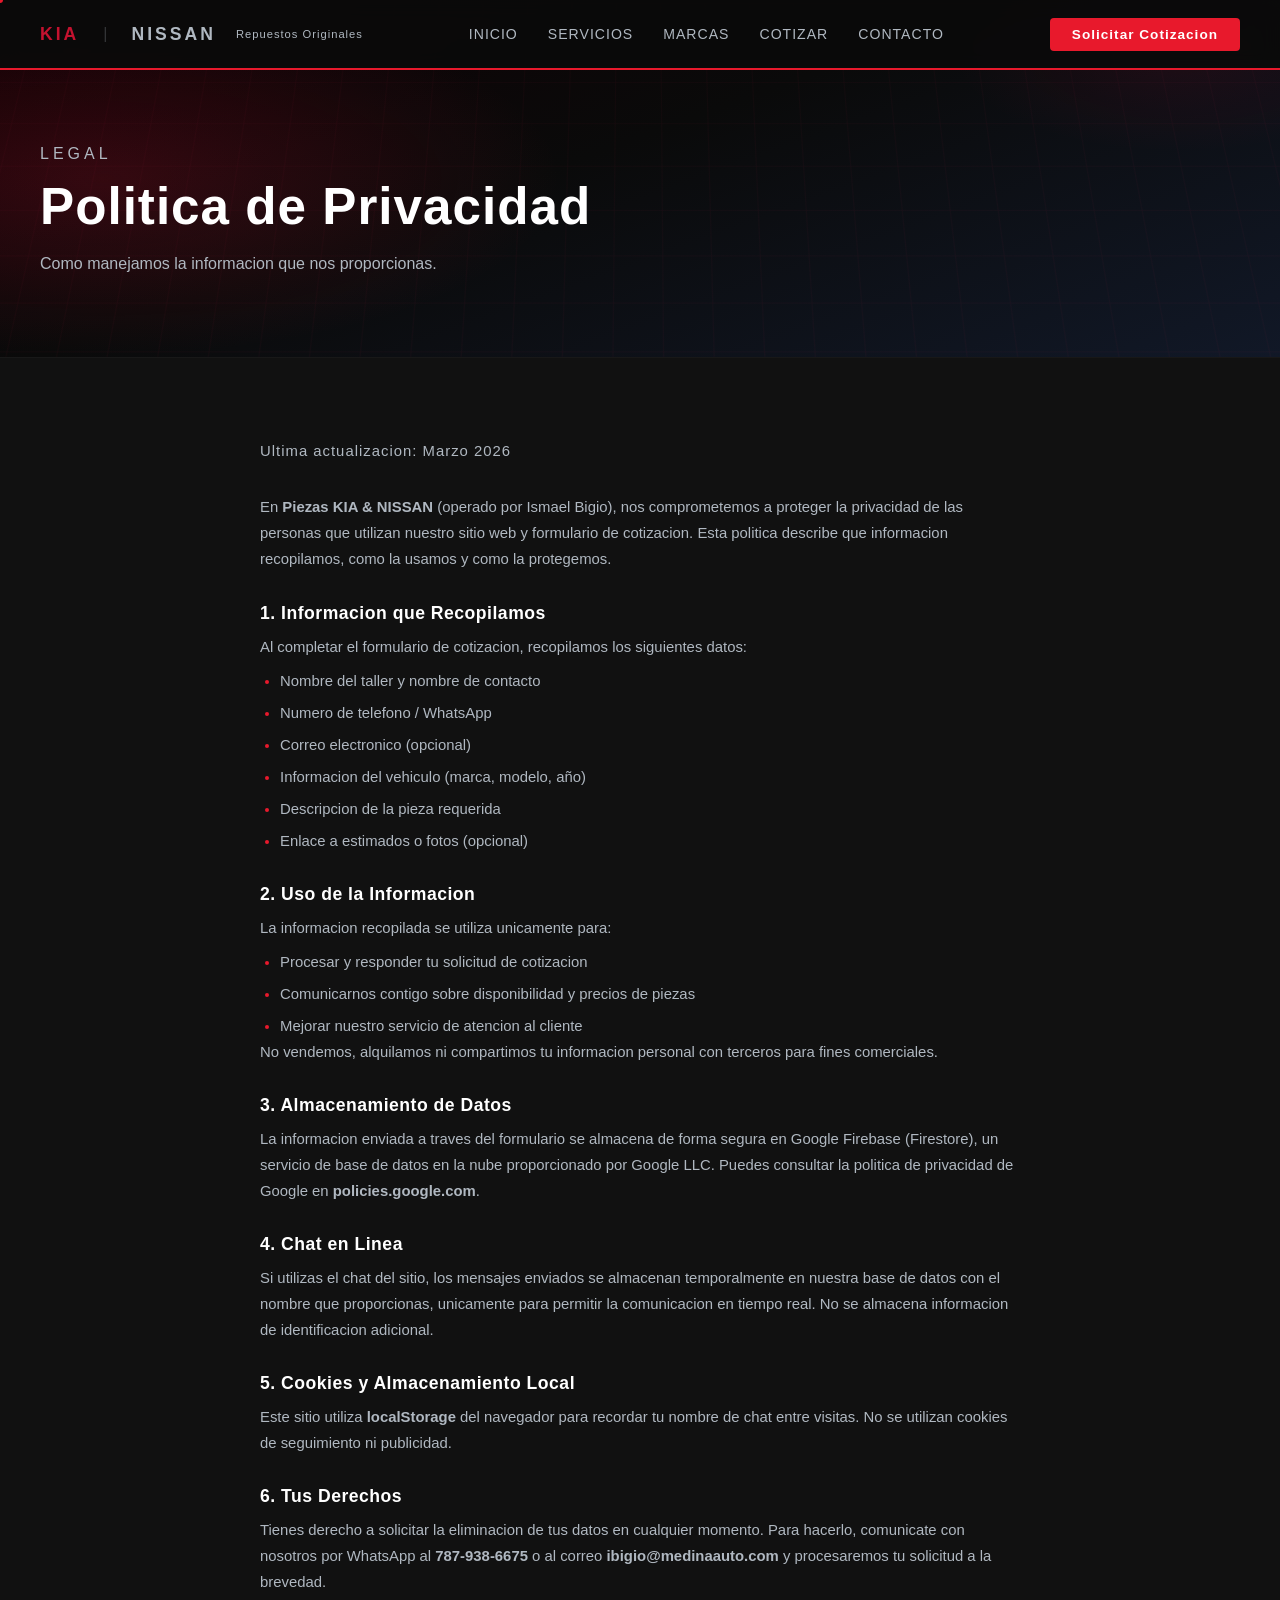
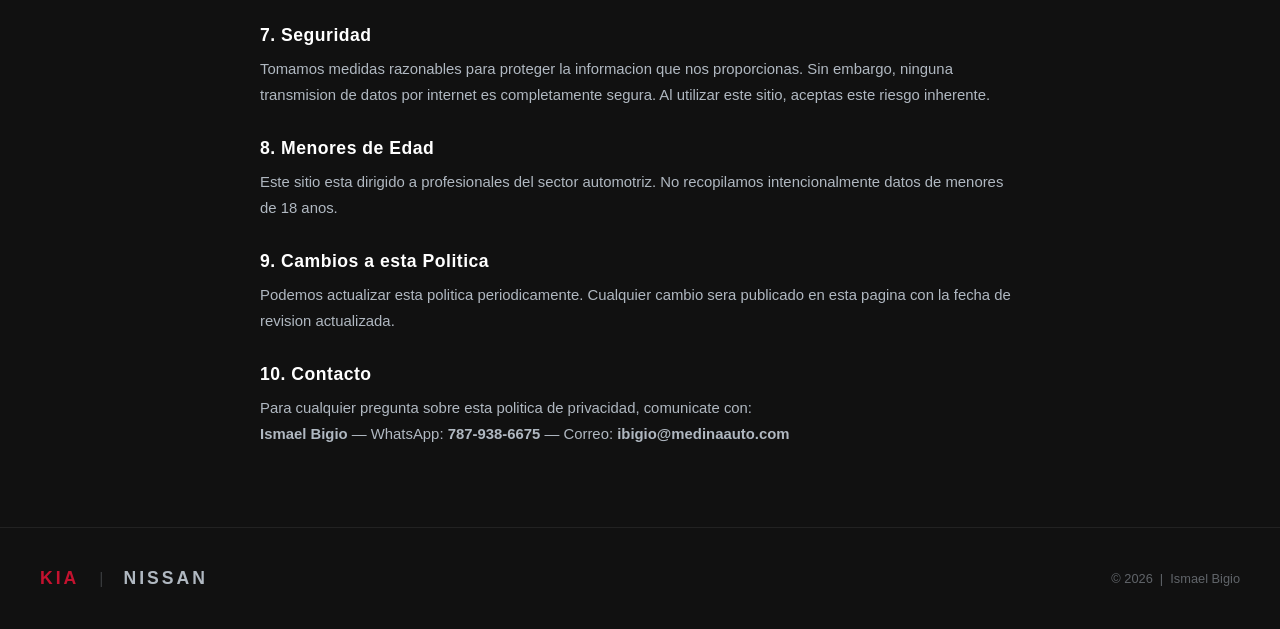
<file: privacidad.html>
<!DOCTYPE html>
<html lang="es">
<head>
  <meta charset="UTF-8" />
  <meta name="viewport" content="width=device-width, initial-scale=1.0"/>
  <title>Politica de Privacidad | Piezas KIA &amp; NISSAN</title>
  <link rel="stylesheet" href="style.css">
  <style>
    .legal-wrapper { max-width:760px; margin:0 auto; }
    .legal-wrapper h2 { font-size:1.1rem; font-weight:700; color:var(--white); margin:30px 0 10px; letter-spacing:.5px; }
    .legal-wrapper p, .legal-wrapper li { font-size:.93rem; color:var(--silver); line-height:1.75; }
    .legal-wrapper ul { padding-left:20px; display:flex; flex-direction:column; gap:6px; margin-top:8px; }
    .legal-wrapper ul li::marker { color:var(--accent); }
    .legal-date { font-size:.78rem; color:rgba(176,184,193,.45); margin-bottom:30px; letter-spacing:1px; }
  </style>
</head>
<body>

<!-- ── NAVBAR ── -->
<nav>
  <a href="index.html" class="nav-logo">
    <span class="brand-kia">KIA</span><span class="brand-sep">|</span><span class="brand-nissan">NISSAN</span>
    <span class="nav-tagline">Repuestos Originales</span>
  </a>
  <div class="nav-links">
    <a href="index.html">Inicio</a>
    <a href="servicios.html">Servicios</a>
    <a href="marcas.html">Marcas</a>
    <a href="cotizacion.html">Cotizar</a>
    <a href="contacto.html">Contacto</a>
  </div>
  <a href="cotizacion.html" class="nav-cta">Solicitar Cotizacion</a>
</nav>


<!-- ── PAGE BANNER ── -->
<div class="page-banner">
  <div class="page-banner-inner">
    <p class="page-banner-label">Legal</p>
    <h1>Politica de Privacidad</h1>
    <p>Como manejamos la informacion que nos proporcionas.</p>
  </div>
</div>


<!-- ── CONTENT ── -->
<div class="section-content dark2">
  <div class="legal-wrapper">
    <p class="legal-date">Ultima actualizacion: Marzo 2026</p>

    <p>En <strong>Piezas KIA &amp; NISSAN</strong> (operado por Ismael Bigio), nos comprometemos a proteger la privacidad de las personas que utilizan nuestro sitio web y formulario de cotizacion. Esta politica describe que informacion recopilamos, como la usamos y como la protegemos.</p>

    <h2>1. Informacion que Recopilamos</h2>
    <p>Al completar el formulario de cotizacion, recopilamos los siguientes datos:</p>
    <ul>
      <li>Nombre del taller y nombre de contacto</li>
      <li>Numero de telefono / WhatsApp</li>
      <li>Correo electronico (opcional)</li>
      <li>Informacion del vehiculo (marca, modelo, año)</li>
      <li>Descripcion de la pieza requerida</li>
      <li>Enlace a estimados o fotos (opcional)</li>
    </ul>

    <h2>2. Uso de la Informacion</h2>
    <p>La informacion recopilada se utiliza unicamente para:</p>
    <ul>
      <li>Procesar y responder tu solicitud de cotizacion</li>
      <li>Comunicarnos contigo sobre disponibilidad y precios de piezas</li>
      <li>Mejorar nuestro servicio de atencion al cliente</li>
    </ul>
    <p>No vendemos, alquilamos ni compartimos tu informacion personal con terceros para fines comerciales.</p>

    <h2>3. Almacenamiento de Datos</h2>
    <p>La informacion enviada a traves del formulario se almacena de forma segura en Google Firebase (Firestore), un servicio de base de datos en la nube proporcionado por Google LLC. Puedes consultar la politica de privacidad de Google en <strong>policies.google.com</strong>.</p>

    <h2>4. Chat en Linea</h2>
    <p>Si utilizas el chat del sitio, los mensajes enviados se almacenan temporalmente en nuestra base de datos con el nombre que proporcionas, unicamente para permitir la comunicacion en tiempo real. No se almacena informacion de identificacion adicional.</p>

    <h2>5. Cookies y Almacenamiento Local</h2>
    <p>Este sitio utiliza <strong>localStorage</strong> del navegador para recordar tu nombre de chat entre visitas. No se utilizan cookies de seguimiento ni publicidad.</p>

    <h2>6. Tus Derechos</h2>
    <p>Tienes derecho a solicitar la eliminacion de tus datos en cualquier momento. Para hacerlo, comunicate con nosotros por WhatsApp al <strong>787-938-6675</strong> o al correo <strong>ibigio@medinaauto.com</strong> y procesaremos tu solicitud a la brevedad.</p>

    <h2>7. Seguridad</h2>
    <p>Tomamos medidas razonables para proteger la informacion que nos proporcionas. Sin embargo, ninguna transmision de datos por internet es completamente segura. Al utilizar este sitio, aceptas este riesgo inherente.</p>

    <h2>8. Menores de Edad</h2>
    <p>Este sitio esta dirigido a profesionales del sector automotriz. No recopilamos intencionalmente datos de menores de 18 anos.</p>

    <h2>9. Cambios a esta Politica</h2>
    <p>Podemos actualizar esta politica periodicamente. Cualquier cambio sera publicado en esta pagina con la fecha de revision actualizada.</p>

    <h2>10. Contacto</h2>
    <p>Para cualquier pregunta sobre esta politica de privacidad, comunicate con:<br>
    <strong>Ismael Bigio</strong> &mdash; WhatsApp: <strong>787-938-6675</strong> &mdash; Correo: <strong>ibigio@medinaauto.com</strong></p>
  </div>
</div>


<!-- ── FOOTER ── -->
<footer>
  <div class="footer-brand">
    <span class="brand-kia">KIA</span><span class="brand-sep">|</span><span class="brand-nissan">NISSAN</span>
  </div>
  <p class="footer-copy">&copy; 2026 &nbsp;|&nbsp; Ismael Bigio</p>
</footer>


<!-- ── Scripts ── -->
<script src="hover.js"></script>
</body>
</html>
</file>
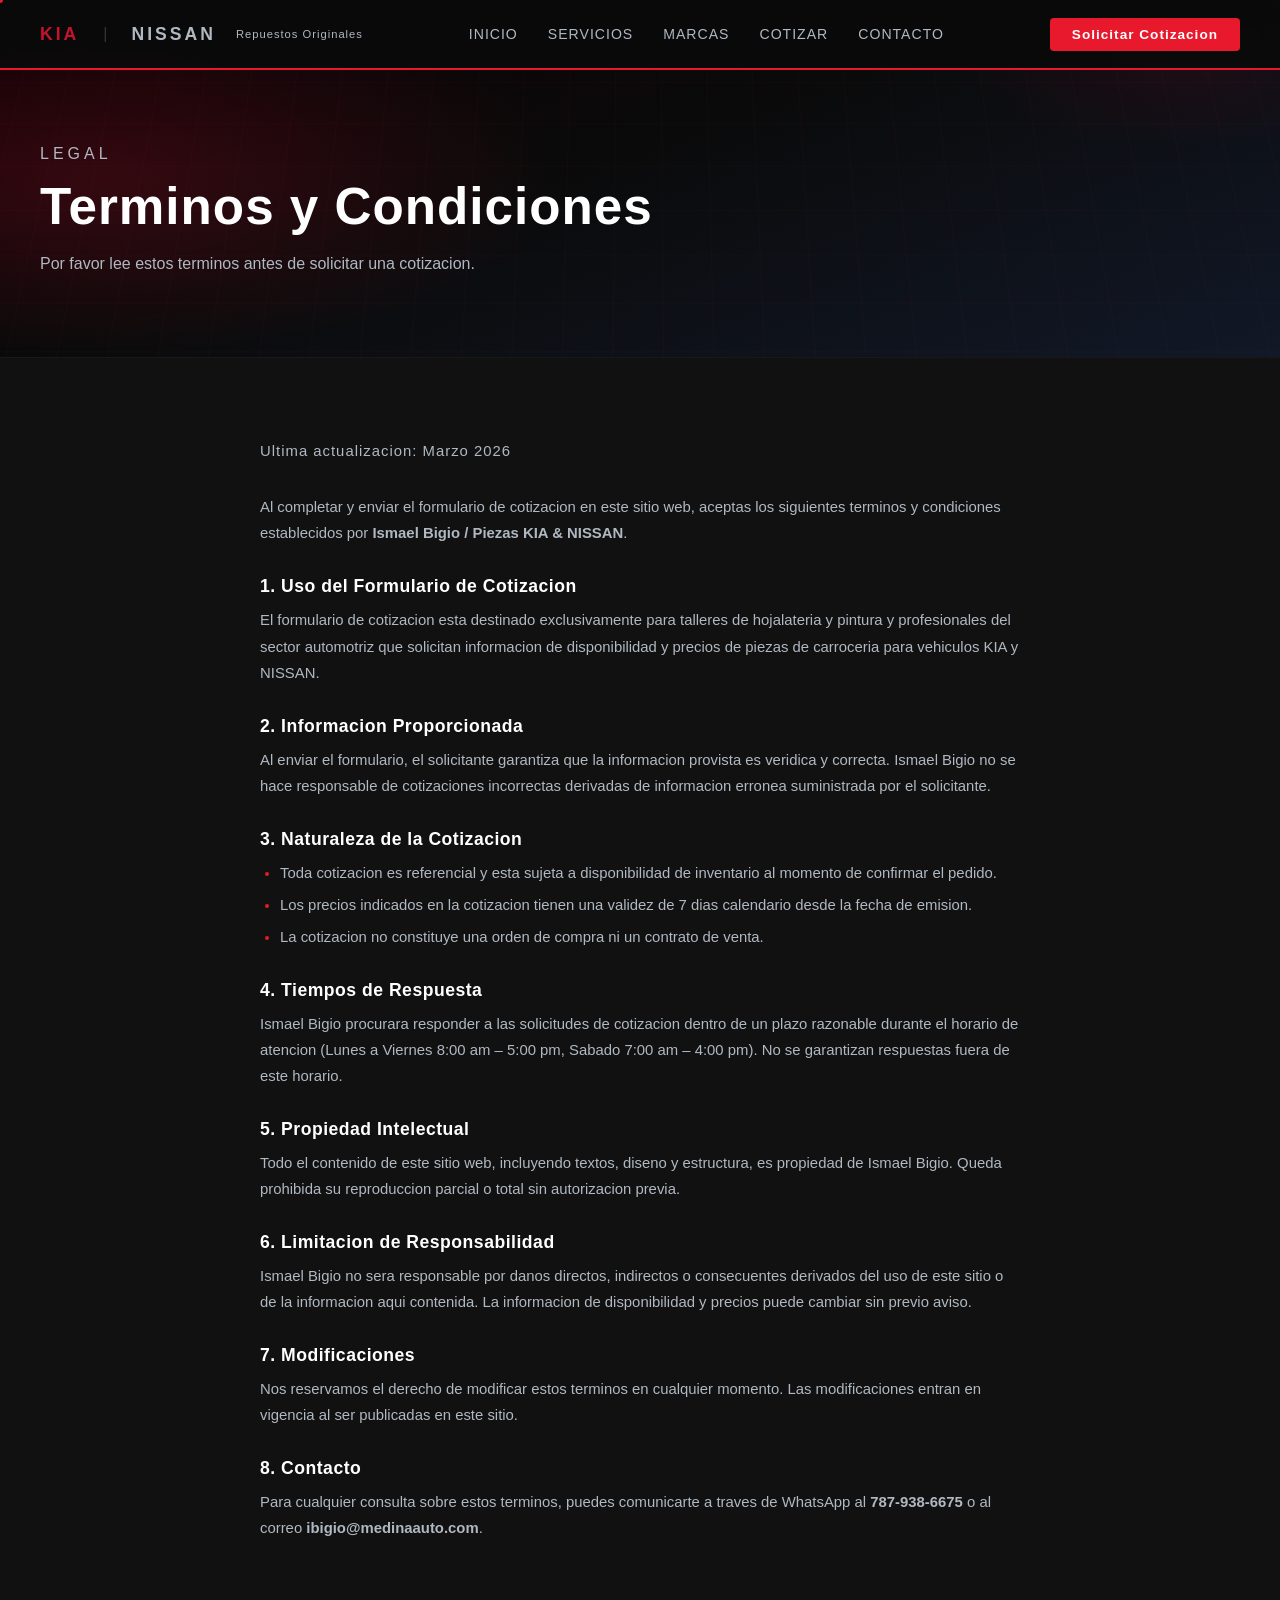
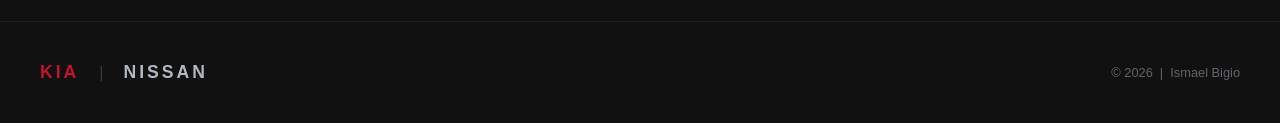
<file: terminos.html>
<!DOCTYPE html>
<html lang="es">
<head>
  <meta charset="UTF-8" />
  <meta name="viewport" content="width=device-width, initial-scale=1.0"/>
  <title>Terminos y Condiciones | Piezas KIA &amp; NISSAN</title>
  <link rel="stylesheet" href="style.css">
  <style>
    .legal-wrapper { max-width:760px; margin:0 auto; }
    .legal-wrapper h2 { font-size:1.1rem; font-weight:700; color:var(--white); margin:30px 0 10px; letter-spacing:.5px; }
    .legal-wrapper p, .legal-wrapper li { font-size:.93rem; color:var(--silver); line-height:1.75; }
    .legal-wrapper ul { padding-left:20px; display:flex; flex-direction:column; gap:6px; margin-top:8px; }
    .legal-wrapper ul li::marker { color:var(--accent); }
    .legal-date { font-size:.78rem; color:rgba(176,184,193,.45); margin-bottom:30px; letter-spacing:1px; }
  </style>
</head>
<body>

<!-- ── NAVBAR ── -->
<nav>
  <a href="index.html" class="nav-logo">
    <span class="brand-kia">KIA</span><span class="brand-sep">|</span><span class="brand-nissan">NISSAN</span>
    <span class="nav-tagline">Repuestos Originales</span>
  </a>
  <div class="nav-links">
    <a href="index.html">Inicio</a>
    <a href="servicios.html">Servicios</a>
    <a href="marcas.html">Marcas</a>
    <a href="cotizacion.html">Cotizar</a>
    <a href="contacto.html">Contacto</a>
  </div>
  <a href="cotizacion.html" class="nav-cta">Solicitar Cotizacion</a>
</nav>


<!-- ── PAGE BANNER ── -->
<div class="page-banner">
  <div class="page-banner-inner">
    <p class="page-banner-label">Legal</p>
    <h1>Terminos y Condiciones</h1>
    <p>Por favor lee estos terminos antes de solicitar una cotizacion.</p>
  </div>
</div>


<!-- ── CONTENT ── -->
<div class="section-content dark2">
  <div class="legal-wrapper">
    <p class="legal-date">Ultima actualizacion: Marzo 2026</p>

    <p>Al completar y enviar el formulario de cotizacion en este sitio web, aceptas los siguientes terminos y condiciones establecidos por <strong>Ismael Bigio / Piezas KIA &amp; NISSAN</strong>.</p>

    <h2>1. Uso del Formulario de Cotizacion</h2>
    <p>El formulario de cotizacion esta destinado exclusivamente para talleres de hojalateria y pintura y profesionales del sector automotriz que solicitan informacion de disponibilidad y precios de piezas de carroceria para vehiculos KIA y NISSAN.</p>

    <h2>2. Informacion Proporcionada</h2>
    <p>Al enviar el formulario, el solicitante garantiza que la informacion provista es veridica y correcta. Ismael Bigio no se hace responsable de cotizaciones incorrectas derivadas de informacion erronea suministrada por el solicitante.</p>

    <h2>3. Naturaleza de la Cotizacion</h2>
    <ul>
      <li>Toda cotizacion es referencial y esta sujeta a disponibilidad de inventario al momento de confirmar el pedido.</li>
      <li>Los precios indicados en la cotizacion tienen una validez de 7 dias calendario desde la fecha de emision.</li>
      <li>La cotizacion no constituye una orden de compra ni un contrato de venta.</li>
    </ul>

    <h2>4. Tiempos de Respuesta</h2>
    <p>Ismael Bigio procurara responder a las solicitudes de cotizacion dentro de un plazo razonable durante el horario de atencion (Lunes a Viernes 8:00 am &ndash; 5:00 pm, Sabado 7:00 am &ndash; 4:00 pm). No se garantizan respuestas fuera de este horario.</p>

    <h2>5. Propiedad Intelectual</h2>
    <p>Todo el contenido de este sitio web, incluyendo textos, diseno y estructura, es propiedad de Ismael Bigio. Queda prohibida su reproduccion parcial o total sin autorizacion previa.</p>

    <h2>6. Limitacion de Responsabilidad</h2>
    <p>Ismael Bigio no sera responsable por danos directos, indirectos o consecuentes derivados del uso de este sitio o de la informacion aqui contenida. La informacion de disponibilidad y precios puede cambiar sin previo aviso.</p>

    <h2>7. Modificaciones</h2>
    <p>Nos reservamos el derecho de modificar estos terminos en cualquier momento. Las modificaciones entran en vigencia al ser publicadas en este sitio.</p>

    <h2>8. Contacto</h2>
    <p>Para cualquier consulta sobre estos terminos, puedes comunicarte a traves de WhatsApp al <strong>787-938-6675</strong> o al correo <strong>ibigio@medinaauto.com</strong>.</p>
  </div>
</div>


<!-- ── FOOTER ── -->
<footer>
  <div class="footer-brand">
    <span class="brand-kia">KIA</span><span class="brand-sep">|</span><span class="brand-nissan">NISSAN</span>
  </div>
  <p class="footer-copy">&copy; 2026 &nbsp;|&nbsp; Ismael Bigio</p>
</footer>


<!-- ── Scripts ── -->
<script src="hover.js"></script>
</body>
</html>
</file>
<file: style.css>
* { margin:0; padding:0; box-sizing:border-box; }
:root {
  --kia-red:#C4122F; --nissan-red:#C3002F;
  --dark:#0a0a0a; --dark2:#111; --dark3:#1a1a1a;
  --silver:#b0b8c1; --light:#f0f0f0; --white:#fff;
  --accent:#e8192c;
}
html { scroll-behavior:smooth; }
body { font-family:'Segoe UI',Arial,sans-serif; background:var(--dark); color:var(--light); overflow-x:hidden; }

/* ── CUSTOM CURSOR ── */
body, a, button, [role="button"], .service-card, .contact-card, .brand-card, .quick-card { cursor:none; }
@media (pointer:coarse) {
  body, a, button, [role="button"], .service-card, .contact-card, .brand-card, .quick-card { cursor:auto; }
  #cursor-dot, #cursor-ring { display:none; }
}
#cursor-dot {
  position:fixed; top:0; left:0; width:6px; height:6px;
  background:var(--accent); border-radius:50%; pointer-events:none;
  transform:translate(-50%,-50%); z-index:99999;
  transition:opacity .3s;
}
#cursor-ring {
  position:fixed; top:0; left:0; width:36px; height:36px;
  border:2px solid rgba(232,25,44,.5); border-radius:50%; pointer-events:none;
  transform:translate(-50%,-50%); z-index:99998;
  transition:width .25s ease, height .25s ease, border-color .25s ease, background .25s ease, opacity .3s;
}
#cursor-ring.hovered {
  width:52px; height:52px;
  border-color:var(--accent);
  background:rgba(232,25,44,.08);
}
#cursor-ring.clicked {
  width:18px; height:18px;
  background:rgba(232,25,44,.3);
  border-color:var(--accent);
  transition:width .1s ease, height .1s ease, background .1s ease;
}
#cursor-dot.clicked {
  transform:translate(-50%,-50%) scale(2.5);
  transition:transform .1s ease;
}
.cursor-ripple {
  position:fixed; border-radius:50%; pointer-events:none; z-index:99997;
  width:8px; height:8px;
  background:rgba(232,25,44,.6);
  transform:translate(-50%,-50%) scale(1);
  animation:cursor-ripple-anim .5s ease-out forwards;
}
@keyframes cursor-ripple-anim {
  to { transform:translate(-50%,-50%) scale(8); opacity:0; }
}

/* ── NAV ── */
nav { position:fixed; top:0; left:0; right:0; z-index:100; background:rgba(10,10,10,.92); backdrop-filter:blur(10px); border-bottom:2px solid var(--accent); display:flex; align-items:center; justify-content:space-between; padding:0 40px; height:70px; }
.nav-logo { display:flex; align-items:center; gap:14px; text-decoration:none; }
.brand-kia    { font-size:1.1rem; font-weight:900; letter-spacing:3px; color:var(--kia-red); }
.brand-nissan { font-size:1.1rem; font-weight:900; letter-spacing:3px; color:var(--silver); }
.brand-sep    { color:rgba(176,184,193,.25); margin:0 10px; font-weight:300; font-size:1rem; }
.nav-tagline { font-size:.7rem; color:var(--silver); letter-spacing:1px; margin-left:6px; }
.nav-links { display:flex; gap:30px; }
.nav-links a { color:var(--silver); text-decoration:none; font-size:.88rem; letter-spacing:1px; text-transform:uppercase; transition:color .2s; }
.nav-links a:hover, .nav-links a.active { color:var(--accent); }
.nav-cta { background:var(--accent); color:white; padding:9px 22px; border-radius:4px; text-decoration:none; font-weight:700; font-size:.85rem; letter-spacing:1px; transition:background .2s, transform .1s; }
.nav-cta:hover { background:#a8001f; transform:scale(1.03); }

/* ── HERO ── */
.hero { min-height:100vh; display:flex; align-items:center; justify-content:center; position:relative; overflow:hidden; }
.hero-bg { position:absolute; inset:0; background: radial-gradient(ellipse 80% 60% at 20% 50%, rgba(196,18,47,.18) 0%, transparent 60%), radial-gradient(ellipse 80% 60% at 80% 50%, rgba(195,0,47,.14) 0%, transparent 60%), radial-gradient(ellipse 50% 80% at 50% 100%, rgba(180,0,40,.10) 0%, transparent 60%); }
.hero-grid { position:absolute; inset:0; background-image: linear-gradient(rgba(196,18,47,.07) 1px,transparent 1px), linear-gradient(90deg,rgba(196,18,47,.07) 1px,transparent 1px); background-size:50px 50px; transform:perspective(600px) rotateX(20deg) scale(1.3); transform-origin:bottom; }
.brand-oval { position:absolute; border-radius:50%; border:1px solid; opacity:.06; animation:pulse 4s ease-in-out infinite alternate; }
.oval1 { width:600px; height:300px; top:10%; left:-5%;   border-color:var(--kia-red);   animation-delay:0s; }
.oval2 { width:700px; height:350px; top:30%; right:-8%;  border-color:var(--nissan-red); animation-delay:1s; }
.oval3 { width:400px; height:200px; bottom:5%; left:30%; border-color:var(--accent);     animation-delay:2s; }
@keyframes pulse { from{opacity:.04;transform:scale(1)} to{opacity:.12;transform:scale(1.04)} }
.hero-content { position:relative; z-index:2; text-align:center; padding:20px; max-width:800px; }
.hero-brands { display:flex; justify-content:center; align-items:center; gap:20px; margin-bottom:30px; }
.hero-brand-badge { display:flex; align-items:center; justify-content:center; width:110px; height:50px; border-radius:6px; font-weight:900; letter-spacing:4px; }
.kia-badge    { background:var(--kia-red); color:white; font-size:1.4rem; }
.nissan-badge { background:transparent; color:white; border:2px solid #ccc; letter-spacing:2px; font-size:1rem; }
.hero-divider { width:2px; height:50px; background:linear-gradient(to bottom,transparent,var(--silver),transparent); }
.hero-title { font-size:clamp(2rem,5vw,3.6rem); font-weight:900; line-height:1.15; color:var(--white); text-transform:uppercase; letter-spacing:2px; }
.hero-title span { color:var(--accent); }
.hero-subtitle { margin:20px auto 36px; max-width:580px; font-size:1.1rem; color:var(--silver); line-height:1.7; }
.hero-btns { display:flex; gap:16px; justify-content:center; flex-wrap:wrap; }
.btn-primary { background:var(--accent); color:white; padding:14px 34px; border-radius:4px; text-decoration:none; font-weight:700; font-size:.95rem; letter-spacing:1px; text-transform:uppercase; transition:all .2s; border:2px solid var(--accent); }
.btn-primary:hover { background:transparent; color:var(--accent); }
.btn-outline { background:transparent; color:var(--silver); padding:14px 34px; border-radius:4px; text-decoration:none; font-weight:600; font-size:.95rem; letter-spacing:1px; text-transform:uppercase; border:2px solid var(--silver); transition:all .2s; }
.btn-outline:hover { border-color:white; color:white; }

/* ── STRIP ── */
.brand-strip { background:var(--accent); padding:14px 0; overflow:hidden; }
.strip-track { display:flex; gap:60px; white-space:nowrap; animation:marquee 22s linear infinite; }
.strip-track span { font-size:.8rem; font-weight:700; letter-spacing:3px; text-transform:uppercase; color:rgba(255,255,255,.85); }
.strip-track span::before { content:'— '; }
@keyframes marquee { from{transform:translateX(0)} to{transform:translateX(-50%)} }

/* ── QUICK NAV (home) ── */
.quick-nav { padding:80px 40px; background:var(--dark); }
.quick-nav-label { font-size:.72rem; letter-spacing:4px; text-transform:uppercase; color:var(--accent); margin-bottom:10px; text-align:center; }
.quick-nav-title { font-size:clamp(1.4rem,3vw,2rem); font-weight:800; color:var(--white); text-align:center; margin-bottom:10px; }
.quick-nav-sub { font-size:.95rem; color:var(--silver); text-align:center; margin-bottom:50px; }
.quick-grid { display:grid; grid-template-columns:repeat(auto-fit,minmax(210px,1fr)); gap:20px; max-width:1000px; margin:0 auto; }
.quick-card { background:var(--dark3); border:1px solid rgba(255,255,255,.07); border-radius:12px; padding:30px 24px; text-decoration:none; color:inherit; transition:border-color .2s,transform .2s; display:block; position:relative; overflow:hidden; }
.quick-card::before { content:''; position:absolute; top:0;left:0;right:0; height:3px; background:var(--accent); transform:scaleX(0); transition:transform .3s; transform-origin:left; }
.quick-card:hover { border-color:rgba(196,18,47,.4); transform:translateY(-4px); }
.quick-card:hover::before { transform:scaleX(1); }
.quick-card-icon { font-size:1.8rem; margin-bottom:14px; }
.quick-card h3 { font-size:.95rem; font-weight:700; color:var(--white); text-transform:uppercase; letter-spacing:1px; margin-bottom:8px; }
.quick-card p { font-size:.83rem; color:var(--silver); line-height:1.6; }
.quick-card-arrow { display:block; margin-top:18px; color:var(--accent); font-size:.8rem; font-weight:700; letter-spacing:1px; text-transform:uppercase; transition:transform .2s; }
.quick-card:hover .quick-card-arrow { transform:translateX(5px); }

/* ── SCROLL ANIMATIONS ── */
[data-anim] { opacity:0; transform:translateY(32px); transition:opacity .6s ease, transform .6s ease; }
[data-anim].in-view { opacity:1; transform:translateY(0); }
[data-anim="left"]  { transform:translateX(-32px); }
[data-anim="left"].in-view  { transform:translateX(0); }
[data-anim="right"] { transform:translateX(32px); }
[data-anim="right"].in-view { transform:translateX(0); }
[data-anim-delay="1"] { transition-delay:.1s; }
[data-anim-delay="2"] { transition-delay:.2s; }
[data-anim-delay="3"] { transition-delay:.3s; }
[data-anim-delay="4"] { transition-delay:.4s; }
[data-anim-delay="5"] { transition-delay:.5s; }
[data-anim-delay="6"] { transition-delay:.6s; }

/* ── VENDEDOR ── */
.vendedor-layout { display:flex; align-items:center; gap:40px; max-width:860px; margin:0 auto; }
.vendedor-avatar { width:100px; height:100px; min-width:100px; border-radius:50%; background:linear-gradient(135deg,var(--kia-red),#6b0014); display:flex; align-items:center; justify-content:center; font-size:2rem; font-weight:900; color:white; letter-spacing:2px; border:3px solid rgba(196,18,47,.4); box-shadow:0 0 40px rgba(196,18,47,.2); }
.vendedor-label { font-size:.7rem; letter-spacing:4px; text-transform:uppercase; color:var(--accent); margin-bottom:8px; }
.vendedor-name { font-size:clamp(1.8rem,3vw,2.6rem); font-weight:900; color:var(--white); letter-spacing:1px; margin-bottom:14px; }
.vendedor-desc { font-size:.92rem; color:var(--silver); line-height:1.75; max-width:560px; margin-bottom:22px; }
.vendedor-wa { display:inline-flex; align-items:center; gap:9px; background:#25D366; color:white; padding:12px 26px; border-radius:8px; text-decoration:none; font-weight:700; font-size:.9rem; transition:all .2s; }
.vendedor-wa:hover { background:#1da851; transform:translateY(-2px); box-shadow:0 8px 24px rgba(37,211,102,.25); }
@media (max-width:768px) { .vendedor-layout { flex-direction:column; text-align:center; } .vendedor-desc { max-width:100%; } }

/* ── PAGE BANNER (interior pages) ── */
/* Para usar foto real: agrega class "page-banner--photo" y pon la imagen en --banner-img */
.page-banner {
  padding:140px 40px 80px;
  background:var(--dark);
  border-bottom:1px solid rgba(255,255,255,.06);
  position:relative; overflow:hidden;
  min-height:300px;
}
/* Capa 1: imagen opcional + gradiente de profundidad */
.page-banner::before {
  content:''; position:absolute; inset:0;
  background:
    radial-gradient(ellipse 65% 90% at 8% 50%,  rgba(196,18,47,.22) 0%, transparent 55%),
    radial-gradient(ellipse 35% 55% at 92% 15%,  rgba(195,0,47,.10) 0%, transparent 50%),
    linear-gradient(160deg, #0f0003 0%, #0a0a0a 45%, #111827 100%);
  pointer-events:none;
}
/* Capa 2: grid diagonal */
.page-banner::after {
  content:''; position:absolute; inset:0;
  background-image:
    linear-gradient(rgba(196,18,47,.05) 1px, transparent 1px),
    linear-gradient(90deg, rgba(196,18,47,.05) 1px, transparent 1px);
  background-size:44px 44px;
  transform:perspective(500px) rotateX(10deg) scale(1.15);
  transform-origin:bottom;
  pointer-events:none; opacity:.7;
}
.page-banner-inner { position:relative; z-index:1; max-width:800px; }
.page-banner-label { font-size:.72rem; letter-spacing:4px; text-transform:uppercase; color:var(--accent); margin-bottom:10px; }
.page-banner h1 { font-size:clamp(2rem,4.5vw,3.2rem); font-weight:900; color:var(--white); letter-spacing:1px; margin-bottom:14px; }
.page-banner p { font-size:1rem; color:var(--silver); line-height:1.7; max-width:520px; }

/* ── SECTION CONTENT ── */
.section-content { padding:80px 40px; }
.section-content.dark2 { background:var(--dark2); }
.section-content.dark  { background:var(--dark); }

/* ── SERVICIOS ── */
.services-grid { display:grid; grid-template-columns:repeat(auto-fit,minmax(230px,1fr)); gap:24px; max-width:1100px; margin:0 auto; }
.service-card { background:var(--dark3); border:1px solid rgba(255,255,255,.07); border-radius:10px; padding:30px 24px; transition:border-color .2s,transform .2s; position:relative; overflow:hidden; }
.service-card::before { content:''; position:absolute; top:0;left:0;right:0; height:3px; background:var(--accent); transform:scaleX(0); transition:transform .3s; transform-origin:left; }
.service-card:hover { border-color:rgba(196,18,47,.4); transform:translateY(-4px); }
.service-card:hover::before { transform:scaleX(1); }
.service-icon { width:50px; height:50px; background:rgba(196,18,47,.12); border-radius:10px; display:flex; align-items:center; justify-content:center; margin-bottom:18px; font-size:1.5rem; }
.service-card h3 { font-size:1rem; font-weight:700; color:var(--white); margin-bottom:10px; text-transform:uppercase; letter-spacing:1px; }
.service-card p  { font-size:.88rem; color:var(--silver); line-height:1.6; }

/* ── MARCAS ── */
.brands-layout { display:grid; grid-template-columns:1fr 1fr; gap:30px; max-width:900px; margin:0 auto; }
.brand-card { border-radius:12px; padding:40px 30px; }
.kia-card    { background:linear-gradient(135deg,#1a0006,#2d0010,#1a0006); border:1px solid rgba(196,18,47,.3); }
.nissan-card { background:linear-gradient(135deg,#0d0d0d,#1a1a1a,#0d0d0d); border:1px solid rgba(200,200,200,.15); }
.brand-card-name { font-size:2.8rem; font-weight:900; letter-spacing:6px; margin-bottom:20px; }
.kia-card .brand-card-name    { color:var(--kia-red); }
.nissan-card .brand-card-name { color:var(--silver); }
.brand-card ul { list-style:none; display:flex; flex-direction:column; gap:8px; }
.brand-card ul li { font-size:.9rem; color:var(--silver); padding-left:16px; position:relative; line-height:1.5; }
.brand-card ul li::before { content:'›'; position:absolute; left:0; color:var(--accent); font-weight:700; }

/* ── COTIZACION ── */
.quote-wrapper { max-width:760px; margin:0 auto; background:var(--dark3); border:1px solid rgba(255,255,255,.08); border-radius:14px; padding:50px; position:relative; overflow:hidden; }
.quote-wrapper::before { content:''; position:absolute; top:0;left:0;right:0; height:4px; background:linear-gradient(90deg,var(--kia-red),var(--nissan-red)); }
.form-grid { display:grid; grid-template-columns:1fr 1fr; gap:20px; margin-bottom:20px; }
.form-full { grid-column:1/-1; }
.form-group { display:flex; flex-direction:column; gap:6px; }
.form-group label { font-size:.78rem; text-transform:uppercase; letter-spacing:1.5px; color:var(--silver); font-weight:600; }
.form-group input, .form-group select, .form-group textarea { background:rgba(255,255,255,.05); border:1px solid rgba(255,255,255,.12); border-radius:6px; padding:12px 14px; color:var(--white); font-size:.95rem; font-family:inherit; transition:border-color .2s,background .2s; outline:none; width:100%; }
.form-group input:focus, .form-group select:focus, .form-group textarea:focus { border-color:var(--accent); background:rgba(196,18,47,.06); }
.form-group select option { background:#1a1a1a; }
.form-group textarea { resize:vertical; min-height:120px; }
.form-terms { margin-top:24px; }
.terms-check { display:flex; align-items:flex-start; gap:10px; cursor:pointer; }
.terms-check input[type="checkbox"] { width:16px; height:16px; min-width:16px; margin-top:2px; accent-color:var(--accent); cursor:pointer; }
.terms-check span { font-size:.83rem; color:var(--silver); line-height:1.5; }
.terms-check a { color:var(--accent); text-decoration:none; border-bottom:1px solid rgba(232,25,44,.4); transition:color .2s,border-color .2s; }
.terms-check a:hover { color:white; border-color:white; }
.form-submit { margin-top:30px; text-align:center; }
.form-submit button { background:var(--accent); color:white; padding:15px 50px; border:none; border-radius:6px; font-size:1rem; font-weight:700; letter-spacing:2px; text-transform:uppercase; cursor:pointer; transition:all .2s; width:100%; max-width:320px; }
.form-submit button:hover { background:#a8001f; transform:translateY(-2px); }
.form-submit button:disabled { opacity:.6; cursor:not-allowed; transform:none; }
.form-note { text-align:center; margin-top:16px; font-size:.8rem; color:rgba(176,184,193,.6); }
.success-msg { display:none; background:rgba(0,180,80,.1); border:1px solid rgba(0,180,80,.4); border-radius:8px; padding:24px; text-align:center; color:#4ade80; font-size:1rem; margin-top:20px; font-weight:600; }

/* ── CONTACTO ── */
.contact-layout { display:grid; grid-template-columns:1fr 1fr; gap:32px; max-width:1100px; margin:0 auto; align-items:stretch; }

/* Info panel */
.contact-info-panel { background:var(--dark3); border:1px solid rgba(255,255,255,.08); border-radius:14px; padding:44px 40px; position:relative; overflow:hidden; }
.contact-info-panel::before { content:''; position:absolute; top:0;left:0;right:0; height:4px; background:linear-gradient(90deg,var(--kia-red),var(--nissan-red)); }
.contact-panel-label { font-size:.7rem; letter-spacing:4px; text-transform:uppercase; color:var(--accent); margin-bottom:12px; }
.contact-panel-title { font-size:clamp(1.5rem,2.5vw,2.1rem); font-weight:900; color:var(--white); line-height:1.2; margin-bottom:40px; }
.contact-info-list { display:flex; flex-direction:column; gap:28px; }
.contact-info-item { display:flex; align-items:flex-start; gap:18px; }
.contact-info-icon { width:46px; height:46px; min-width:46px; background:rgba(196,18,47,.1); border:1px solid rgba(196,18,47,.2); border-radius:10px; display:flex; align-items:center; justify-content:center; font-size:1.25rem; }
.contact-info-body { display:flex; flex-direction:column; gap:4px; }
.contact-info-label { font-size:.68rem; letter-spacing:2px; text-transform:uppercase; color:var(--accent); font-weight:600; }
.contact-info-value { font-size:.95rem; color:var(--silver); text-decoration:none; line-height:1.6; }
.contact-info-value:hover { color:white; }
a.contact-info-value { transition:color .2s; }

/* CTA panel */
.contact-cta-panel { background:linear-gradient(145deg,#1f0008,#2d000f,#1a0006); border:1px solid rgba(196,18,47,.3); border-radius:14px; padding:44px 40px; display:flex; align-items:center; position:relative; overflow:hidden; }
.contact-cta-panel::after { content:''; position:absolute; bottom:-80px; right:-80px; width:280px; height:280px; border-radius:50%; background:radial-gradient(circle,rgba(196,18,47,.15) 0%,transparent 70%); pointer-events:none; }
.contact-cta-inner { position:relative; z-index:1; display:flex; flex-direction:column; gap:0; width:100%; }
.contact-cta-badge { display:inline-block; background:rgba(196,18,47,.2); border:1px solid rgba(196,18,47,.4); color:var(--accent); font-size:.68rem; font-weight:700; letter-spacing:2.5px; text-transform:uppercase; padding:5px 14px; border-radius:20px; margin-bottom:20px; width:fit-content; }
.contact-cta-title { font-size:clamp(1.4rem,2.2vw,1.9rem); font-weight:900; color:var(--white); line-height:1.2; margin-bottom:16px; }
.contact-cta-desc { font-size:.9rem; color:rgba(176,184,193,.75); line-height:1.7; margin-bottom:32px; }
.contact-wa-btn { display:flex; align-items:center; justify-content:center; gap:10px; background:#25D366; color:white; padding:15px 28px; border-radius:8px; text-decoration:none; font-weight:700; font-size:.95rem; letter-spacing:.5px; transition:all .2s; margin-bottom:12px; }
.contact-wa-btn:hover { background:#1da851; transform:translateY(-2px); box-shadow:0 8px 24px rgba(37,211,102,.25); }
.contact-quote-btn { display:flex; align-items:center; justify-content:center; background:transparent; color:var(--silver); padding:13px 28px; border-radius:8px; text-decoration:none; font-weight:600; font-size:.88rem; letter-spacing:.5px; border:1px solid rgba(255,255,255,.15); transition:all .2s; text-transform:uppercase; }
.contact-quote-btn:hover { border-color:rgba(255,255,255,.4); color:white; }

/* Map btn (ubicacion) */
.map-btn { display:inline-flex; align-items:center; gap:8px; background:rgba(196,18,47,.1); border:1px solid rgba(196,18,47,.3); color:var(--accent); padding:8px 16px; border-radius:6px; font-size:.78rem; font-weight:700; letter-spacing:.5px; text-decoration:none; transition:all .2s; text-transform:uppercase; }
.map-btn:hover { background:var(--accent); color:white !important; border-color:var(--accent); }

@media (max-width:768px) {
  .contact-layout { grid-template-columns:1fr; }
  .contact-info-panel, .contact-cta-panel { padding:30px 24px; }
}

/* ── FOOTER ── */
footer { background:var(--dark2); border-top:1px solid rgba(255,255,255,.07); padding:40px; display:flex; align-items:center; justify-content:space-between; flex-wrap:wrap; gap:20px; }
.footer-brand { display:flex; gap:10px; align-items:center; }
.footer-copy  { font-size:.8rem; color:rgba(176,184,193,.5); }

/* ── CHAT WIDGET ── */
#chat-widget { position:fixed; bottom:28px; right:28px; z-index:999; }
#chat-toggle { width:60px; height:60px; border-radius:50%; background:var(--accent); border:none; cursor:pointer; font-size:1.5rem; color:white; box-shadow:0 4px 24px rgba(232,25,44,.5); transition:transform .2s, background .2s; display:flex; align-items:center; justify-content:center; position:relative; }
#chat-toggle:hover { transform:scale(1.08); background:#a8001f; }
#chat-badge { position:absolute; top:-4px; right:-4px; width:20px; height:20px; background:#ff4757; border-radius:50%; font-size:.68rem; color:white; font-weight:700; display:none; align-items:center; justify-content:center; border:2px solid var(--dark); }
#chat-window { display:none; position:absolute; bottom:72px; right:0; width:320px; background:#1a1a1a; border:1px solid rgba(255,255,255,.1); border-radius:14px; overflow:hidden; box-shadow:0 20px 60px rgba(0,0,0,.7); }
#chat-window.open { display:flex; flex-direction:column; animation:slideUp .25s ease; }
@keyframes slideUp { from{opacity:0;transform:translateY(16px)} to{opacity:1;transform:translateY(0)} }
#chat-header { background:var(--accent); padding:14px 18px; display:flex; align-items:center; justify-content:space-between; }
.chat-header-info h4 { font-size:.9rem; font-weight:700; color:white; letter-spacing:.5px; }
.chat-header-info span { font-size:.72rem; color:rgba(255,255,255,.8); display:flex; align-items:center; gap:5px; }
.chat-header-info span::before { content:''; width:7px; height:7px; background:#4ade80; border-radius:50%; animation:blink 2s infinite; }
@keyframes blink { 0%,100%{opacity:1} 50%{opacity:.3} }
#chat-close { background:none; border:none; color:rgba(255,255,255,.7); font-size:1.1rem; cursor:pointer; padding:4px; line-height:1; transition:color .2s; }
#chat-close:hover { color:white; }
#chat-name-section { padding:12px 14px 0; }
#chat-name-section input { width:100%; background:rgba(255,255,255,.06); border:1px solid rgba(255,255,255,.12); border-radius:6px; padding:9px 12px; color:white; font-size:.85rem; font-family:inherit; outline:none; transition:border-color .2s; }
#chat-name-section input:focus { border-color:var(--accent); }
#chat-msgs { flex:1; height:220px; overflow-y:auto; padding:14px; display:flex; flex-direction:column; gap:10px; }
#chat-msgs::-webkit-scrollbar { width:3px; }
#chat-msgs::-webkit-scrollbar-thumb { background:rgba(255,255,255,.12); border-radius:2px; }
.chat-bubble { max-width:85%; padding:9px 13px; border-radius:12px; font-size:.85rem; line-height:1.4; }
.bubble-cliente { background:rgba(255,255,255,.09); color:var(--light); align-self:flex-end; border-bottom-right-radius:3px; }
.bubble-admin   { background:rgba(232,25,44,.15); border:1px solid rgba(232,25,44,.22); color:var(--light); align-self:flex-start; border-bottom-left-radius:3px; }
.bubble-time    { font-size:.66rem; color:rgba(176,184,193,.45); margin-top:3px; }
.bubble-cliente .bubble-time { text-align:right; }
.chat-empty { color:rgba(176,184,193,.4); font-size:.82rem; text-align:center; margin:auto; }
#chat-input-row { padding:10px 14px 14px; display:flex; gap:8px; }
#chat-msg-input { flex:1; background:rgba(255,255,255,.06); border:1px solid rgba(255,255,255,.12); border-radius:6px; padding:9px 12px; color:white; font-size:.85rem; font-family:inherit; outline:none; transition:border-color .2s; }
#chat-msg-input:focus { border-color:var(--accent); }
#chat-send-btn { background:var(--accent); border:none; border-radius:6px; padding:0 14px; color:white; font-size:.95rem; cursor:pointer; transition:background .2s; flex-shrink:0; }
#chat-send-btn:hover { background:#a8001f; }

/* ── HERO PROMO LINK ── */
.hero-promo-link { display:inline-flex; align-items:center; gap:10px; margin-top:28px; position:relative; background:rgba(232,25,44,.1); border:1px solid rgba(232,25,44,.4); color:var(--light); text-decoration:none; padding:10px 22px; border-radius:30px; font-size:.85rem; font-weight:600; letter-spacing:.5px; transition:background .25s, border-color .25s, transform .2s; }
.hero-promo-link:hover { background:rgba(232,25,44,.2); border-color:var(--accent); transform:scale(1.03); }
.hero-promo-pulse { display:inline-block; width:9px; height:9px; background:var(--accent); border-radius:50%; flex-shrink:0; animation:hero-pulse 1.5s ease-in-out infinite; }
@keyframes hero-pulse { 0%,100%{box-shadow:0 0 0 0 rgba(232,25,44,.6)} 50%{box-shadow:0 0 0 7px rgba(232,25,44,0)} }

/* ── PROMO ACCESORIOS ── */
.promo-accesorios { background:var(--dark2); padding:80px 40px; }
.promo-header { text-align:center; margin-bottom:50px; }
.promo-badge { display:inline-block; background:var(--accent); color:white; font-size:.72rem; font-weight:700; letter-spacing:2px; text-transform:uppercase; padding:6px 18px; border-radius:20px; margin-bottom:18px; }
.promo-title { font-size:2rem; font-weight:900; letter-spacing:1px; margin-bottom:14px; }
.promo-sub { color:var(--silver); font-size:.95rem; max-width:600px; margin:0 auto 32px; line-height:1.6; }
.promo-brand-discounts { display:flex; align-items:center; justify-content:center; gap:0; margin-top:10px; }
.promo-discount-kia, .promo-discount-nissan { display:flex; flex-direction:column; align-items:center; padding:20px 48px; border-radius:12px; }
.promo-discount-kia { background:rgba(196,18,47,.15); border:2px solid var(--kia-red); }
.promo-discount-nissan { background:rgba(176,184,193,.08); border:2px solid var(--silver); }
.promo-discount-divider { width:2px; height:80px; background:rgba(255,255,255,.1); margin:0 24px; }
.discount-pct { font-size:3rem; font-weight:900; line-height:1; }
.promo-discount-kia .discount-pct { color:var(--kia-red); }
.promo-discount-nissan .discount-pct { color:var(--silver); }
.discount-label { font-size:.78rem; font-weight:700; letter-spacing:2px; text-transform:uppercase; margin-top:6px; }
.promo-discount-kia .discount-label { color:var(--kia-red); }
.promo-discount-nissan .discount-label { color:var(--silver); }
.promo-grid { display:grid; grid-template-columns:repeat(3,1fr); gap:28px; max-width:1100px; margin:0 auto; }
.promo-card { background:var(--dark3); border-radius:12px; overflow:hidden; border:1px solid rgba(255,255,255,.07); transition:transform .25s, box-shadow .25s; }
.promo-card:hover { transform:translateY(-6px); box-shadow:0 20px 50px rgba(232,25,44,.18); }
.promo-card.featured { border:2px solid var(--accent); box-shadow:0 0 30px rgba(232,25,44,.15); }
.promo-img-wrap { position:relative; overflow:hidden; aspect-ratio:4/3; }
.promo-img-wrap img { width:100%; height:100%; object-fit:cover; transition:transform .4s ease; }
.promo-card:hover .promo-img-wrap img { transform:scale(1.06); }
.promo-popular { position:absolute; top:14px; right:14px; background:#ffd700; color:#111; font-size:.65rem; font-weight:700; padding:4px 10px; border-radius:20px; letter-spacing:1px; text-transform:uppercase; }
.promo-info { padding:22px 24px 26px; }
.promo-info h3 { font-size:1.15rem; font-weight:700; margin-bottom:10px; }
.promo-info p { color:var(--silver); font-size:.85rem; line-height:1.55; margin-bottom:18px; }
.promo-btn { display:block; text-align:center; background:var(--accent); color:white; padding:11px 0; border-radius:6px; text-decoration:none; font-weight:700; font-size:.88rem; letter-spacing:1px; transition:background .2s, transform .1s; }
.promo-btn:hover { background:#a8001f; transform:scale(1.02); }
.promo-footer { text-align:center; margin-top:48px; }
.promo-footer p { color:var(--silver); font-size:.88rem; margin-bottom:20px; line-height:2; }
.promo-wa { display:inline-flex; align-items:center; gap:8px; background:#25D366; color:white; padding:12px 28px; border-radius:8px; text-decoration:none; font-weight:700; font-size:.9rem; transition:background .2s, transform .1s; }
.promo-wa:hover { background:#1aad54; transform:scale(1.03); }

/* ── PROMO CODE BANNER ── */
.promo-code-banner { background:linear-gradient(135deg, rgba(196,18,47,.12) 0%, rgba(10,10,10,0) 60%), var(--dark3); border-top:2px solid var(--accent); border-bottom:2px solid rgba(196,18,47,.2); padding:50px 40px; }
.promo-code-inner { max-width:1000px; margin:0 auto; display:flex; align-items:center; justify-content:space-between; gap:50px; }
.promo-code-left { flex:1; }
.promo-code-eyebrow { font-size:.72rem; font-weight:700; letter-spacing:2px; text-transform:uppercase; color:var(--accent); display:block; margin-bottom:12px; }
.promo-code-left h3 { font-size:1.7rem; font-weight:900; margin-bottom:12px; }
.promo-code-left p { color:var(--silver); font-size:.9rem; line-height:1.6; }
.promo-code-right { display:flex; flex-direction:column; align-items:center; gap:14px; flex-shrink:0; }
.promo-code-label { font-size:.72rem; font-weight:700; letter-spacing:2px; text-transform:uppercase; color:var(--silver); }
.promo-code-box { display:flex; align-items:center; gap:14px; background:rgba(0,0,0,.4); border:2px dashed var(--accent); border-radius:10px; padding:16px 24px; }
.promo-code-text { font-size:2rem; font-weight:900; letter-spacing:8px; color:var(--accent); }
.promo-code-copy { background:var(--accent); border:none; color:white; padding:8px 16px; border-radius:6px; font-size:.78rem; font-weight:700; cursor:pointer; transition:background .2s; white-space:nowrap; }
.promo-code-copy:hover { background:#a8001f; }
.promo-code-hint { font-size:.75rem; color:rgba(176,184,193,.55); text-align:center; transition:color .3s; }
.promo-code-cta { display:inline-block; background:transparent; border:2px solid var(--accent); color:var(--accent); padding:10px 24px; border-radius:6px; text-decoration:none; font-weight:700; font-size:.85rem; letter-spacing:1px; transition:background .2s, color .2s; }
.promo-code-cta:hover { background:var(--accent); color:white; }

/* ── RESPONSIVE ── */
@media (max-width:768px) {
  nav { padding:0 20px; }
  .nav-links { display:none; }
  .page-banner { padding:95px 20px 45px; }
  .section-content, .quick-nav { padding:60px 20px; }
  .brands-layout { grid-template-columns:1fr; }
  .form-grid { grid-template-columns:1fr; }
  .quote-wrapper { padding:30px 20px; }
  footer { flex-direction:column; align-items:center; text-align:center; }
  #chat-window { width:300px; right:-4px; }
  .promo-accesorios { padding:60px 20px; }
  .promo-grid { grid-template-columns:1fr; gap:20px; }
  .promo-title { font-size:1.5rem; }
  .promo-discount-kia, .promo-discount-nissan { padding:16px 28px; }
  .discount-pct { font-size:2.2rem; }
  .promo-code-inner { flex-direction:column; gap:30px; text-align:center; }
  .promo-code-text { font-size:1.5rem; letter-spacing:5px; }
  .promo-code-banner { padding:40px 20px; }
}
</file>
